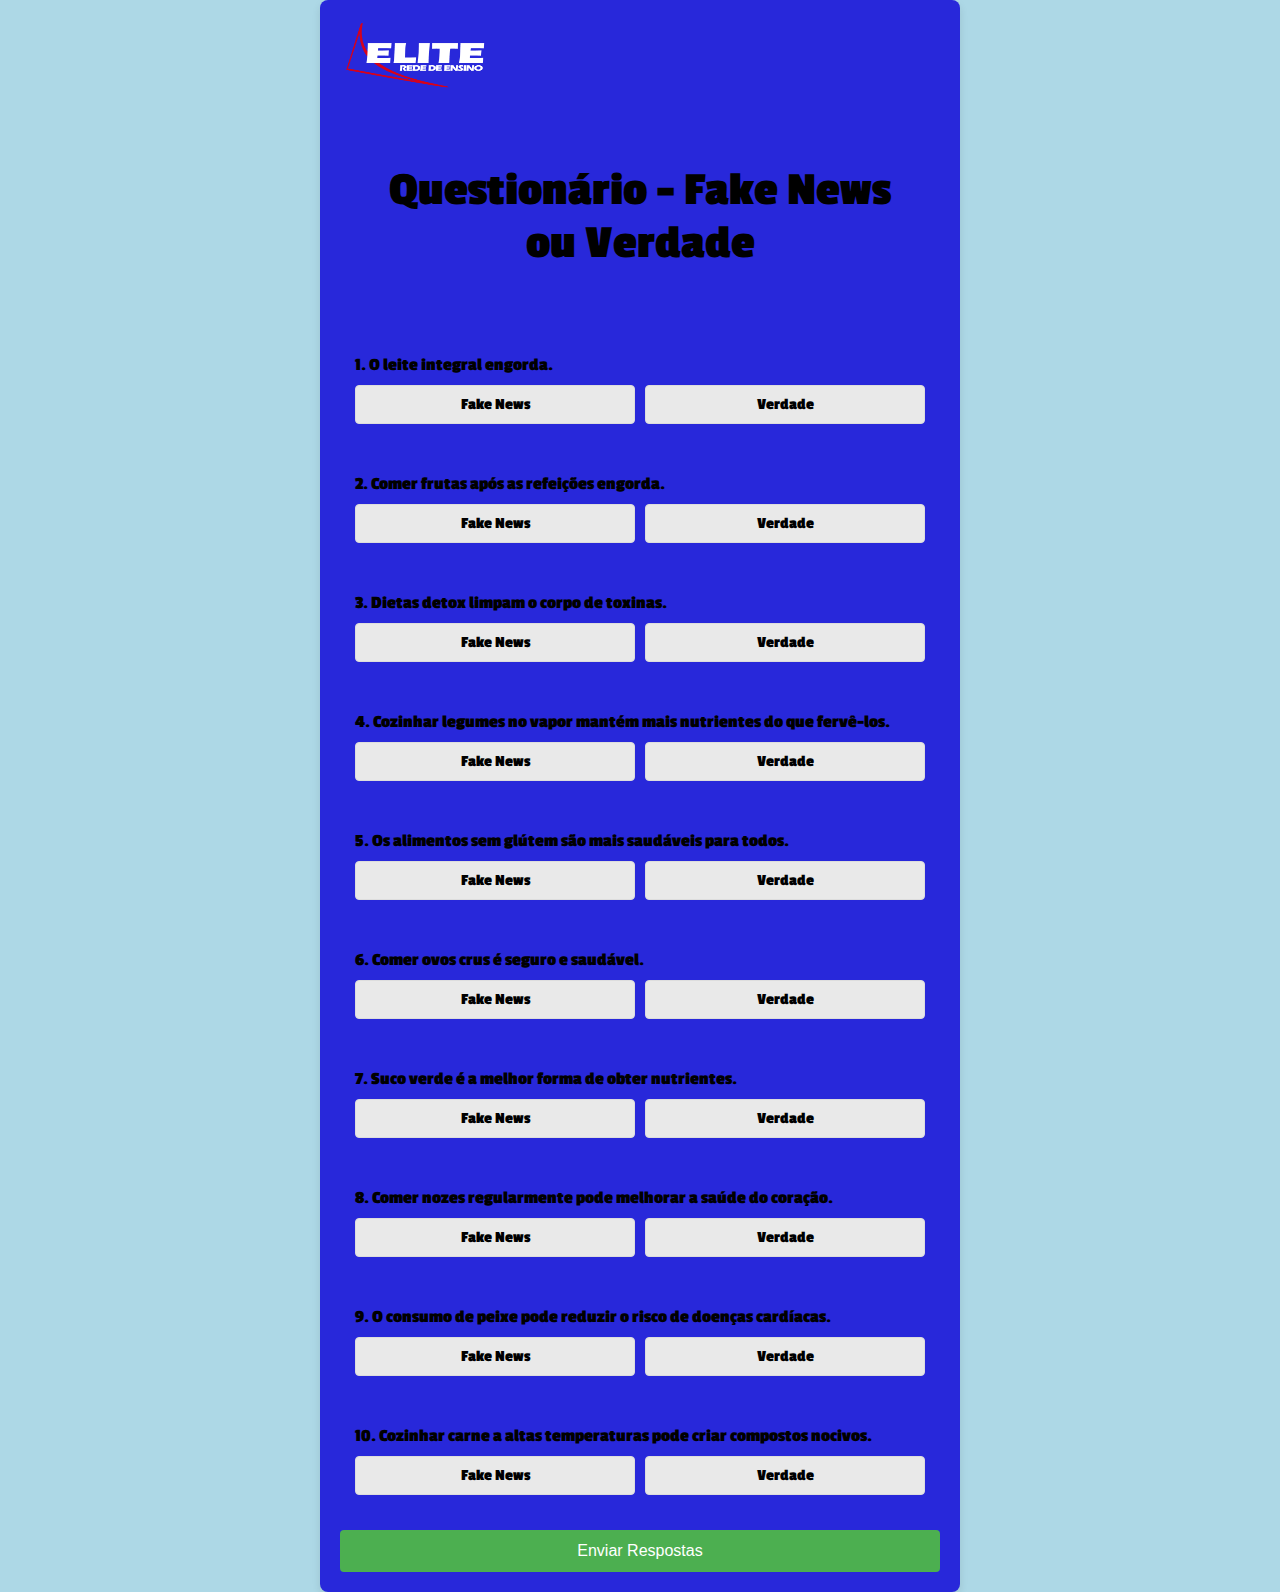
<file: index.html>
<!DOCTYPE html>
<html lang="pt-BR">
<head>
    <meta charset="UTF-8">
    <meta name="viewport" content="width=device-width, initial-scale=1.0">
    <title>Questionário - Mito ou Verdade</title>
    <link rel="stylesheet" href="style.css">
    
</head>
<body>
    <div class="quiz-container">
        <img src="ELITEBRANCA.png" alt="elite logo">
        <h2>Questionário - Fake News ou Verdade</h2>
        
        <!-- Pergunta 1 -->
        <div class="question">
            <h3>1. O leite integral engorda.</h3>
            <div class="options">
                <input type="radio" id="q1-mito" name="q1" value="mito">
                <label for="q1-mito">Fake News</label>
                <input type="radio" id="q1-verdade" name="q1" value="verdade">
                <label for="q1-verdade">Verdade</label>
            </div>
        </div>

        <!-- Pergunta 2 -->
        <div class="question">
            <h3>2. Comer frutas após as refeições engorda.</h3>
            <div class="options">
                <input type="radio" id="q2-mito" name="q2" value="mito">
                <label for="q2-mito">Fake News</label>
                <input type="radio" id="q2-verdade" name="q2" value="verdade">
                <label for="q2-verdade">Verdade</label>
            </div>
        </div>

        <!-- Pergunta 3 -->
        <div class="question">
            <h3>3. Dietas detox limpam o corpo de toxinas.</h3>
            <div class="options">
                <input type="radio" id="q3-mito" name="q3" value="mito">
                <label for="q3-mito">Fake News</label>
                <input type="radio" id="q3-verdade" name="q3" value="verdade">
                <label for="q3-verdade">Verdade</label>
            </div>
        </div>

        <!-- Pergunta 4 -->
        <div class="question">
            <h3>4. Cozinhar legumes no vapor mantém mais nutrientes do que fervê-los.</h3>
            <div class="options">
                <input type="radio" id="q4-mito" name="q4" value="mito">
                <label for="q4-mito">Fake News</label>
                <input type="radio" id="q4-verdade" name="q4" value="verdade">
                <label for="q4-verdade">Verdade</label>
            </div>
        </div>

        <!-- Pergunta 5 -->
        <div class="question">
            <h3>5. Os alimentos sem glútem são mais saudáveis para todos.</h3>
            <div class="options">
                <input type="radio" id="q5-mito" name="q5" value="mito">
                <label for="q5-mito">Fake News</label>
                <input type="radio" id="q5-verdade" name="q5" value="verdade">
                <label for="q5-verdade">Verdade</label>
            </div>
        </div>

        <!-- Pergunta 6 -->
        <div class="question">
            <h3>6. Comer ovos crus é seguro e saudável.</h3>
            <div class="options">
                <input type="radio" id="q6-mito" name="q6" value="mito">
                <label for="q6-mito">Fake News</label>
                <input type="radio" id="q6-verdade" name="q6" value="verdade">
                <label for="q6-verdade">Verdade</label>
            </div>
        </div>

        <!-- Pergunta 7 -->
        <div class="question">
            <h3>7. Suco verde é a melhor forma de obter nutrientes.</h3>
            <div class="options">
                <input type="radio" id="q7-mito" name="q7" value="mito">
                <label for="q7-mito">Fake News</label>
                <input type="radio" id="q7-verdade" name="q7" value="verdade">
                <label for="q7-verdade">Verdade</label>
            </div>
        </div>

        <!-- Pergunta 8 -->
        <div class="question">
            <h3>8. Comer nozes regularmente pode melhorar a saúde do coração.</h3>
            <div class="options">
                <input type="radio" id="q8-mito" name="q8" value="mito">
                <label for="q8-mito">Fake News</label>
                <input type="radio" id="q8-verdade" name="q8" value="verdade">
                <label for="q8-verdade">Verdade</label>
            </div>
        </div>

        <!-- Pergunta 9 -->
        <div class="question">
            <h3>9. O consumo de peixe pode reduzir o risco de doenças cardíacas.</h3>
            <div class="options">
                <input type="radio" id="q9-mito" name="q9" value="mito">
                <label for="q9-mito">Fake News</label>
                <input type="radio" id="q9-verdade" name="q9" value="verdade">
                <label for="q9-verdade">Verdade</label>
            </div>
        </div>

        <!-- Pergunta 10 -->
        <div class="question">
            <h3>10. Cozinhar carne a altas temperaturas pode criar compostos nocivos.</h3>
            <div class="options">
                <input type="radio" id="q10-mito" name="q10" value="mito">
                <label for="q10-mito">Fake News</label>
                <input type="radio" id="q10-verdade" name="q10" value="verdade">
                <label for="q10-verdade">Verdade</label>
            </div>
        </div>

        <a href="gabarito.html" target="_blank"><button class="submit-btn">Enviar Respostas</button></a>
    </div>
    <script src="script.js"></script>
</body>
</html>
</file>
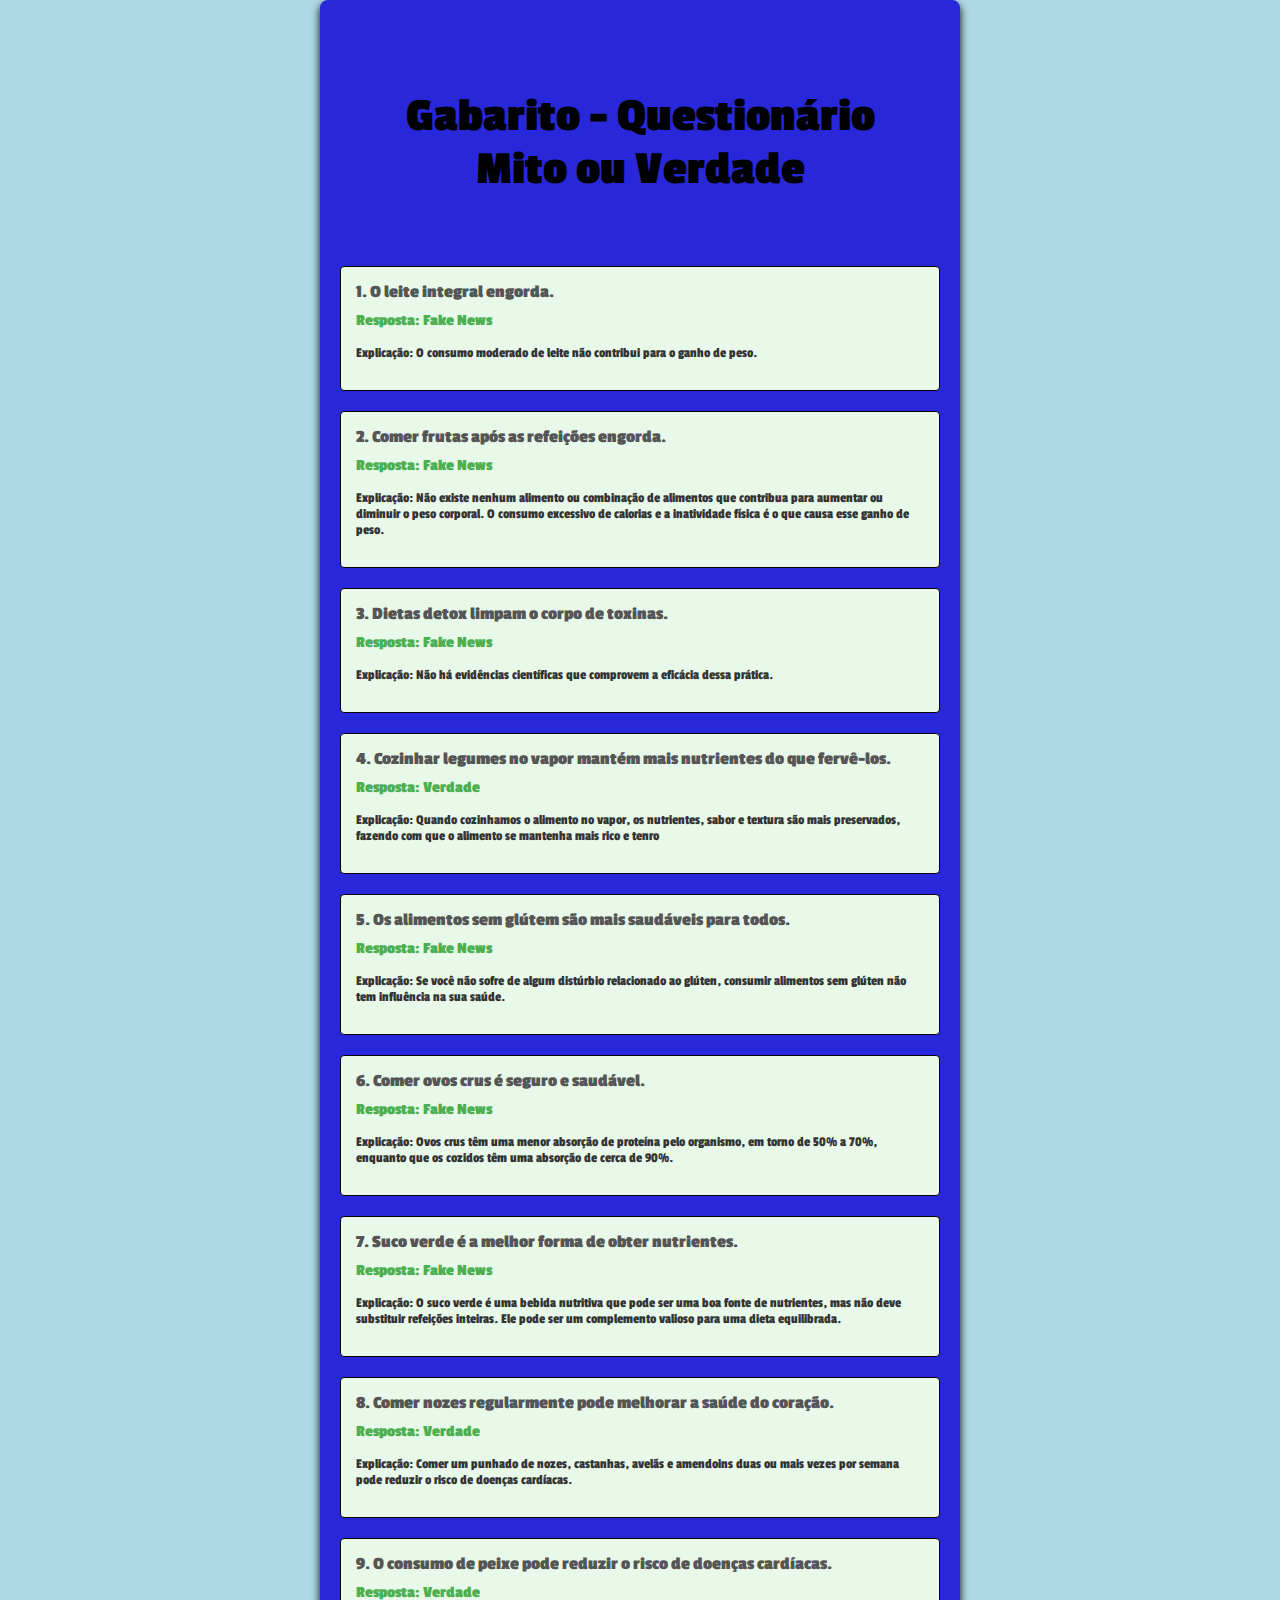
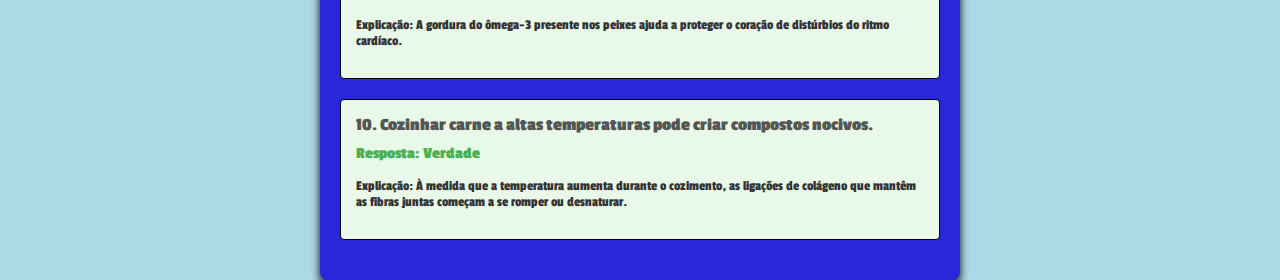
<file: gabarito.html>
<!DOCTYPE html>
<html lang="pt-BR">
<head>
    <meta charset="UTF-8">
    <meta name="viewport" content="width=device-width, initial-scale=1.0">
    <title>Gabarito - Questionário Mito ou Verdade</title>
    <link rel="stylesheet" href="gabarito.css">
</head>
<body>
    
    <div class="answer-key-container">
        <h2>Gabarito - Questionário Mito ou Verdade</h2>

        <!-- Resposta 1 -->
        <div class="answer">
            <h3>1. O leite integral engorda.</h3>
            <p class="correct-answer">Resposta: Fake News</p>
            <p class="explanation">Explicação: O consumo moderado de leite não contribui para o ganho de peso.</p>
        </div>

        <!-- Resposta 2 -->
        <div class="answer">
            <h3>2. Comer frutas após as refeições engorda.</h3>
            <p class="correct-answer">Resposta: Fake News</p>
            <p class="explanation">Explicação: Não existe nenhum alimento ou combinação de alimentos que contribua para aumentar ou diminuir o peso corporal. O consumo excessivo de calorias e a inatividade física é o que causa esse ganho de peso.</p>
        </div>

        <!-- Resposta 3 -->
        <div class="answer">
            <h3>3. Dietas detox limpam o corpo de toxinas.</h3>
            <p class="correct-answer">Resposta: Fake News</p>
            <p class="explanation">Explicação: Não há evidências científicas que comprovem a eficácia dessa prática.</p>
        </div>

        <!-- Resposta 4 -->
        <div class="answer">
            <h3>4. Cozinhar legumes no vapor mantém mais nutrientes do que fervê-los.</h3>
            <p class="correct-answer">Resposta: Verdade</p>
            <p class="explanation">Explicação: Quando cozinhamos o alimento no vapor, os nutrientes, sabor e textura são mais preservados, fazendo com que o alimento se mantenha mais rico e tenro </p>
        </div>

        <!-- Resposta 5 -->
        <div class="answer">
            <h3>5. Os alimentos sem glútem são mais saudáveis para todos.</h3>
            <p class="correct-answer">Resposta: Fake News</p>
            <p class="explanation">Explicação: Se você não sofre de algum distúrbio relacionado ao glúten, consumir alimentos sem glúten não tem influência na sua saúde.</p>
        </div>

        <!-- Resposta 6 -->
        <div class="answer">
            <h3>6.  Comer ovos crus é seguro e saudável.</h3>
            <p class="correct-answer">Resposta: Fake News</p>
            <p class="explanation">Explicação: Ovos crus têm uma menor absorção de proteína pelo organismo, em torno de 50% a 70%, enquanto que os cozidos têm uma absorção de cerca de 90%.</p>
        </div>

        <!-- Resposta 7 -->
        <div class="answer">
            <h3>7. Suco verde é a melhor forma de obter nutrientes.</h3>
            <p class="correct-answer">Resposta: Fake News</p>
            <p class="explanation">Explicação: O suco verde é uma bebida nutritiva que pode ser uma boa fonte de nutrientes, mas não deve substituir refeições inteiras. Ele pode ser um complemento valioso para uma dieta equilibrada. </p>
        </div>

        <!-- Resposta 8 -->
        <div class="answer">
            <h3>8. Comer nozes regularmente pode melhorar a saúde do coração.</h3>
            <p class="correct-answer">Resposta: Verdade</p>
            <p class="explanation">Explicação: Comer um punhado de nozes, castanhas, avelãs e amendoins duas ou mais vezes por semana pode reduzir o risco de doenças cardíacas.</p>
        </div>

        <!-- Resposta 9 -->
        <div class="answer">
            <h3>9. O consumo de peixe pode reduzir o risco de doenças cardíacas.</h3>
            <p class="correct-answer">Resposta: Verdade</p>
            <p class="explanation">Explicação: A gordura do ômega-3 presente nos peixes ajuda a proteger o coração de distúrbios do ritmo cardíaco.</p>
        </div>

        <!-- Resposta 10 -->
        <div class="answer">
            <h3>10. Cozinhar carne a altas temperaturas pode criar compostos nocivos.</h3>
            <p class="correct-answer">Resposta: Verdade</p>
            <p class="explanation">Explicação: À medida que a temperatura aumenta durante o cozimento, as ligações de colágeno que mantêm as fibras juntas começam a se romper ou desnaturar.</p>
        </div>
    </div>
    <script src="script.js"></script>
</body>
</html>
</file>
<file: style.css>
@charset "UTF-8";

@import url('https://fonts.googleapis.com/css2?family=Passion+One:wght@400;700;900&family=Sriracha&display=swap');

        body {
            font-family: 'Passion One', cursive;
            background-color: lightblue;
            display: flex;
            justify-content: center;
            align-items: center;
            min-height: 100vh;
            margin: 0;
        }
        img {
            height: 70px;
            width: 150px; 
        }
        .quiz-container {
            background-color: rgb(40, 40, 218);
            padding: 20px;
            max-width: 600px;
            width: 100%;
            box-shadow: 0 4px 8px rgba(0, 0, 0, 0.1);
            border-radius: 8px;
        }
        h2 {
            color: black;
            text-align: center;
            font-size: 3em;
            padding: 30px;
        }
        .question {
            margin-bottom: 20px;
            padding: 15px;
        }
        .question h3 {
            color: black;
            font-size: 18px;
            margin: 0;
        }
        .options {
            display: flex;
            gap: 10px;
            margin-top: 10px;
        }
        .options label {
            flex: 1;
            padding: 10px;
            background-color: #e9e9e9;
            border: 1px solid #ddd;
            border-radius: 4px;
            text-align: center;
            cursor: pointer;
            font-weight: bold;
        }
        .options input[type="radio"] {
            display: none;
        }
        .options input[type="radio"]:checked + label {
            background-color: #4CAF50;
            color: white;
            border-color: #4CAF50;
        }
        .submit-btn {
            display: block;
            width: 100%;
            padding: 12px;
            font-size: 16px;
            color: white;
            background-color: #4CAF50;
            border: none;
            border-radius: 4px;
            cursor: pointer;
            margin-top: 20px;
            text-align: center;
        }
        .submit-btn:hover {
            background-color: #45a049;
        }
        a {
            color: white;
            text-decoration: none;
            font-weight: bold;
        }
</file>
<file: gabarito.css>
@charset "UTF-8";

@import url('https://fonts.googleapis.com/css2?family=Passion+One:wght@400;700;900&family=Sriracha&display=swap');


body {
    font-family: 'Passion One', cursive;
    background-color: lightblue;
    display: flex;
    justify-content: center;
    align-items: center;
    min-height: 100vh;
    margin: 0;
}
img {
    height: 70px;
    width: 150px; 
}
.answer-key-container {
    background-color: rgb(40, 40, 218);
    padding: 20px;
    max-width: 600px;
    width: 100%;
    box-shadow: 0 4px 8px black;
    border-radius: 8px;
}
h2 {
    color: black;
    text-align: center;
    font-size: 3em;
    padding: 30px;
}
.answer {
    margin-bottom: 20px;
    padding: 15px;
    background-color: #e9f9e9;
    border: 1px solid black;
    border-radius: 4px;
}
.answer h3 {
    color: #555;
    font-size: 18px;
    margin: 0;
}
.correct-answer {
    font-weight: bold;
    color: #4CAF50;
    margin-top: 10px;
}
.explanation {
    color: #333;
    font-size: 14px;
    margin-top: 5px;
}

.result {
    background-color: #f0f8ff;
    border: 2px solid #007bff;
    padding: 10px;
    margin-bottom: 20px;
    text-align: center;
    border-radius: 5px;
}
.result h3 {
    margin: 0;
    color: #007bff;
}
.result p {
    margin: 5px 0;
    font-size: 1.2em;
}
</file>
